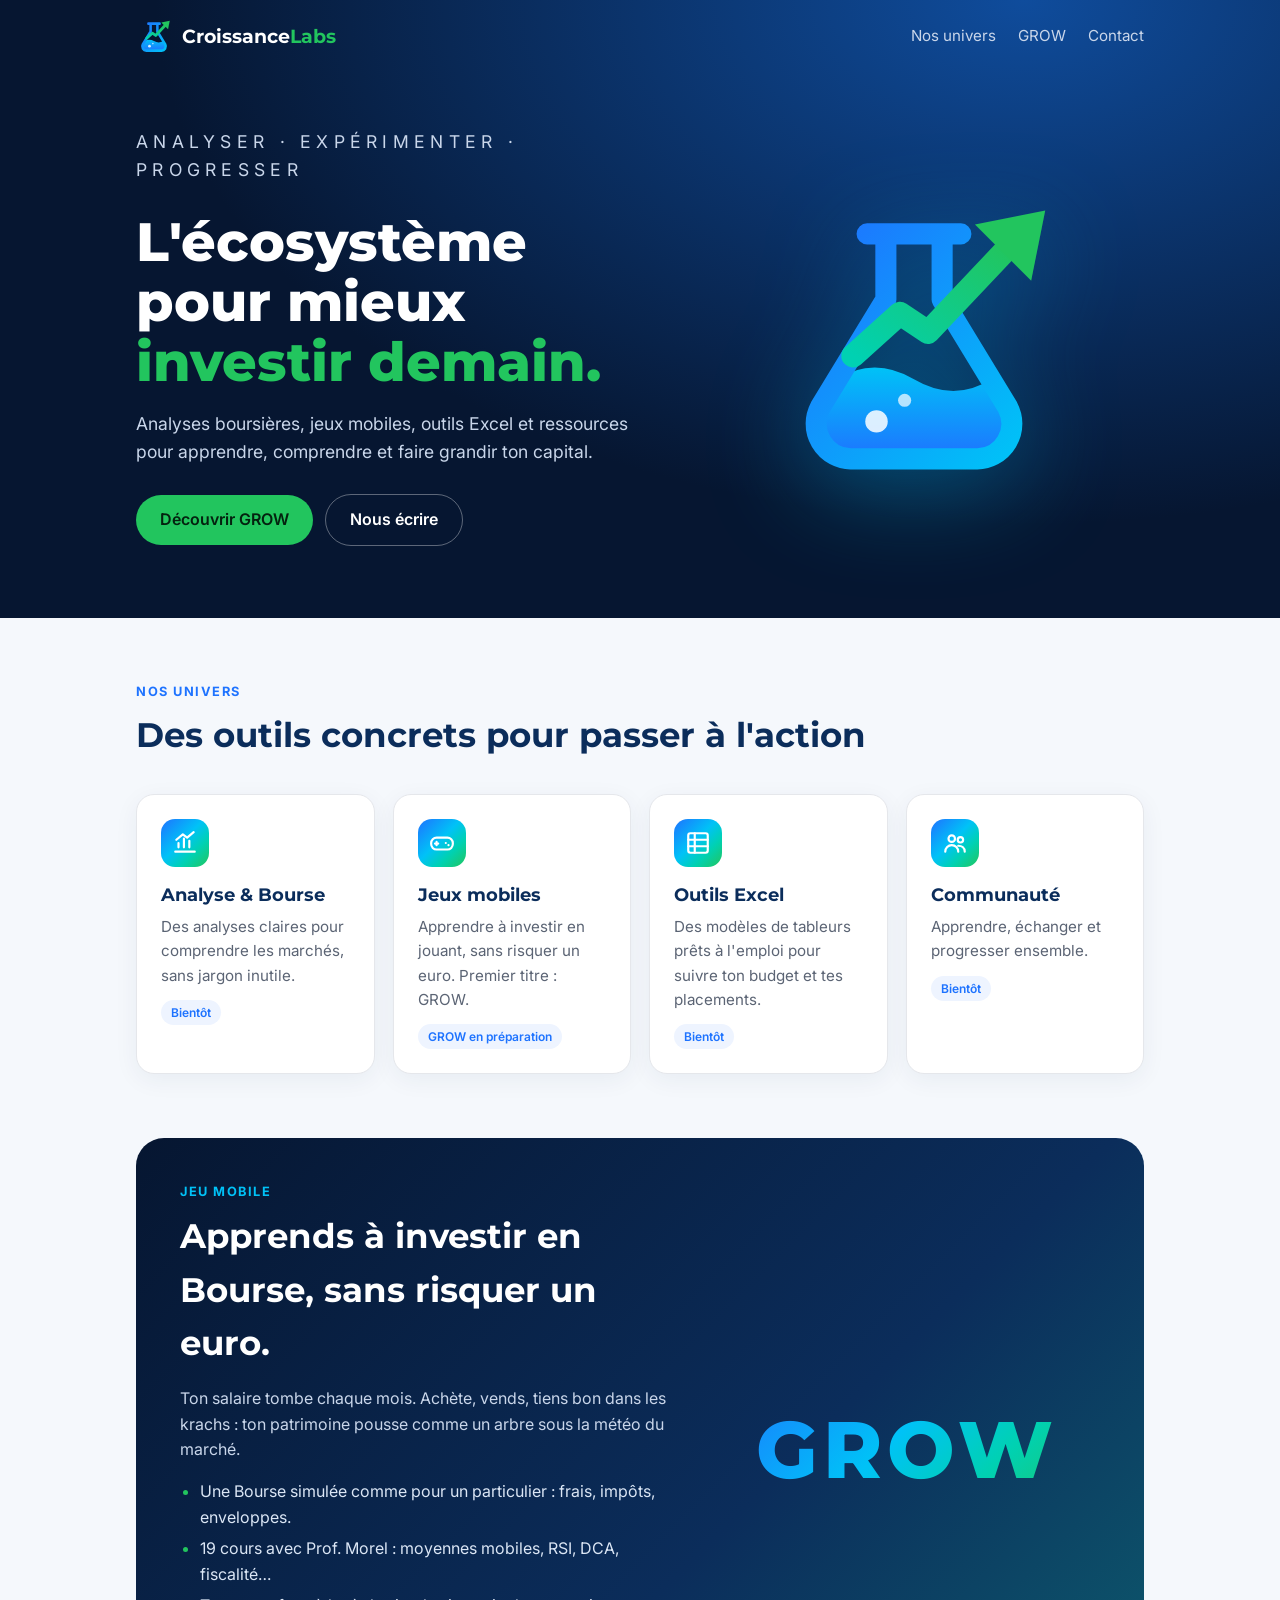
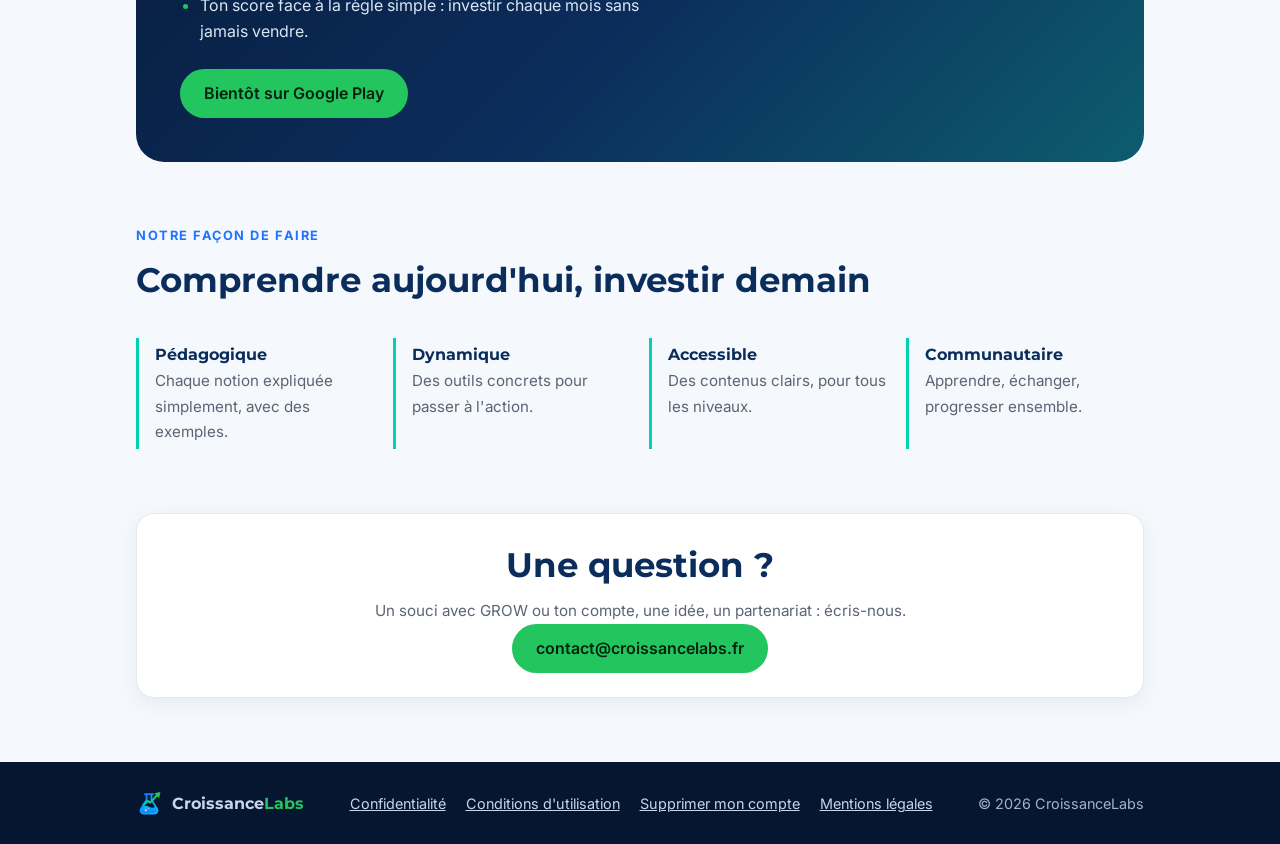
<file: index.html>
<!DOCTYPE html>
<html lang="fr">
<head>
  <meta charset="utf-8">
  <meta name="viewport" content="width=device-width, initial-scale=1">
  <title>CroissanceLabs — l'écosystème pour mieux investir demain</title>
  <meta name="description" content="CroissanceLabs : analyses boursières, jeux mobiles éducatifs comme GROW et outils Excel pour comprendre la Bourse et faire grandir ton capital.">
  <link rel="icon" href="logo.svg" type="image/svg+xml">
  <link rel="preconnect" href="https://fonts.googleapis.com">
  <link rel="preconnect" href="https://fonts.gstatic.com" crossorigin>
  <link href="https://fonts.googleapis.com/css2?family=Inter:wght@400;600&family=Montserrat:wght@700;800&display=swap" rel="stylesheet">
  <link rel="stylesheet" href="style.css">
</head>
<body>
  <div class="bandeau">
    <div class="page">
      <header class="site">
        <a class="marque" href="./"><img src="logo.svg" alt=""><b>Croissance<span>Labs</span></b></a>
        <nav>
          <a href="#univers">Nos univers</a>
          <a href="#grow">GROW</a>
          <a href="#contact">Contact</a>
        </nav>
      </header>

      <section class="hero">
        <div>
          <p class="devise">Analyser · Expérimenter · Progresser</p>
          <h1>L'écosystème pour mieux <em>investir demain.</em></h1>
          <p>Analyses boursières, jeux mobiles, outils Excel et ressources pour apprendre,
            comprendre et faire grandir ton capital.</p>
          <a class="bouton" href="#grow">Découvrir GROW</a>
          <a class="bouton fantome" href="#contact">Nous écrire</a>
        </div>
        <div class="visuel"><img src="logo.svg" alt="Logo CroissanceLabs"></div>
      </section>
    </div>
  </div>

  <main>
    <section class="bloc" id="univers">
      <div class="page">
        <p class="surtitre">Nos univers</p>
        <h2>Des outils concrets pour passer à l'action</h2>
        <div class="grille">
          <div class="carte">
            <div class="pastille"><svg viewBox="0 0 24 24" fill="none" stroke="currentColor" stroke-width="2" stroke-linecap="round" stroke-linejoin="round"><path d="M3 20h18M6 16v-4M11 16V8M16 16v-6M4 9l6-5 4 3 6-5"/></svg></div>
            <h3>Analyse &amp; Bourse</h3>
            <p>Des analyses claires pour comprendre les marchés, sans jargon inutile.</p>
            <span class="etiquette">Bientôt</span>
          </div>
          <div class="carte">
            <div class="pastille"><svg viewBox="0 0 24 24" fill="none" stroke="currentColor" stroke-width="2" stroke-linecap="round" stroke-linejoin="round"><rect x="2" y="7" width="20" height="11" rx="5"/><path d="M7 11v3M5.5 12.5h3M15.5 12h.01M18 14h.01"/></svg></div>
            <h3>Jeux mobiles</h3>
            <p>Apprendre à investir en jouant, sans risquer un euro. Premier titre : GROW.</p>
            <span class="etiquette">GROW en préparation</span>
          </div>
          <div class="carte">
            <div class="pastille"><svg viewBox="0 0 24 24" fill="none" stroke="currentColor" stroke-width="2" stroke-linecap="round" stroke-linejoin="round"><rect x="3" y="3" width="18" height="18" rx="2"/><path d="M3 9h18M3 15h18M9 3v18"/></svg></div>
            <h3>Outils Excel</h3>
            <p>Des modèles de tableurs prêts à l'emploi pour suivre ton budget et tes placements.</p>
            <span class="etiquette">Bientôt</span>
          </div>
          <div class="carte">
            <div class="pastille"><svg viewBox="0 0 24 24" fill="none" stroke="currentColor" stroke-width="2" stroke-linecap="round" stroke-linejoin="round"><circle cx="9" cy="8" r="3"/><circle cx="17" cy="9" r="2.5"/><path d="M3 20c0-3.3 2.7-6 6-6s6 2.7 6 6M15 14.5c3 0 6 1.8 6 5.5"/></svg></div>
            <h3>Communauté</h3>
            <p>Apprendre, échanger et progresser ensemble.</p>
            <span class="etiquette">Bientôt</span>
          </div>
        </div>
      </div>
    </section>

    <section class="bloc" id="grow" style="padding-top:0">
      <div class="page">
        <div class="grow">
          <div>
            <p class="surtitre" style="color:var(--bleu-clair)">Jeu mobile</p>
            <h2>Apprends à investir en Bourse, sans risquer un euro.</h2>
            <p>Ton salaire tombe chaque mois. Achète, vends, tiens bon dans les krachs :
              ton patrimoine pousse comme un arbre sous la météo du marché.</p>
            <ul>
              <li>Une Bourse simulée comme pour un particulier : frais, impôts, enveloppes.</li>
              <li>19 cours avec Prof. Morel : moyennes mobiles, RSI, DCA, fiscalité…</li>
              <li>Ton score face à la règle simple : investir chaque mois sans jamais vendre.</li>
            </ul>
            <span class="bouton" style="cursor:default">Bientôt sur Google Play</span>
          </div>
          <p class="logo-grow">GROW</p>
        </div>
      </div>
    </section>

    <section class="bloc" style="padding-top:0">
      <div class="page">
        <p class="surtitre">Notre façon de faire</p>
        <h2>Comprendre aujourd'hui, investir demain</h2>
        <div class="valeurs">
          <div><strong>Pédagogique</strong><span>Chaque notion expliquée simplement, avec des exemples.</span></div>
          <div><strong>Dynamique</strong><span>Des outils concrets pour passer à l'action.</span></div>
          <div><strong>Accessible</strong><span>Des contenus clairs, pour tous les niveaux.</span></div>
          <div><strong>Communautaire</strong><span>Apprendre, échanger, progresser ensemble.</span></div>
        </div>
      </div>
    </section>

    <section class="bloc contact" id="contact" style="padding-top:0">
      <div class="page">
        <div class="carte">
          <h2 style="margin-bottom:8px">Une question ?</h2>
          <p>Un souci avec GROW ou ton compte, une idée, un partenariat : écris-nous.</p>
          <a class="bouton" href="mailto:contact@croissancelabs.fr">contact@croissancelabs.fr</a>
        </div>
      </div>
    </section>
  </main>

  <footer class="site">
    <div class="page">
      <a class="marque" href="./"><img src="logo.svg" alt=""><b>Croissance<span>Labs</span></b></a>
      <div>
        <a href="confidentialite.html">Confidentialité</a>
        <a href="conditions.html">Conditions d'utilisation</a>
        <a href="suppression-compte.html">Supprimer mon compte</a>
        <a href="mentions-legales.html">Mentions légales</a>
      </div>
      <span>© 2026 CroissanceLabs</span>
    </div>
  </footer>
</body>
</html>
</file>
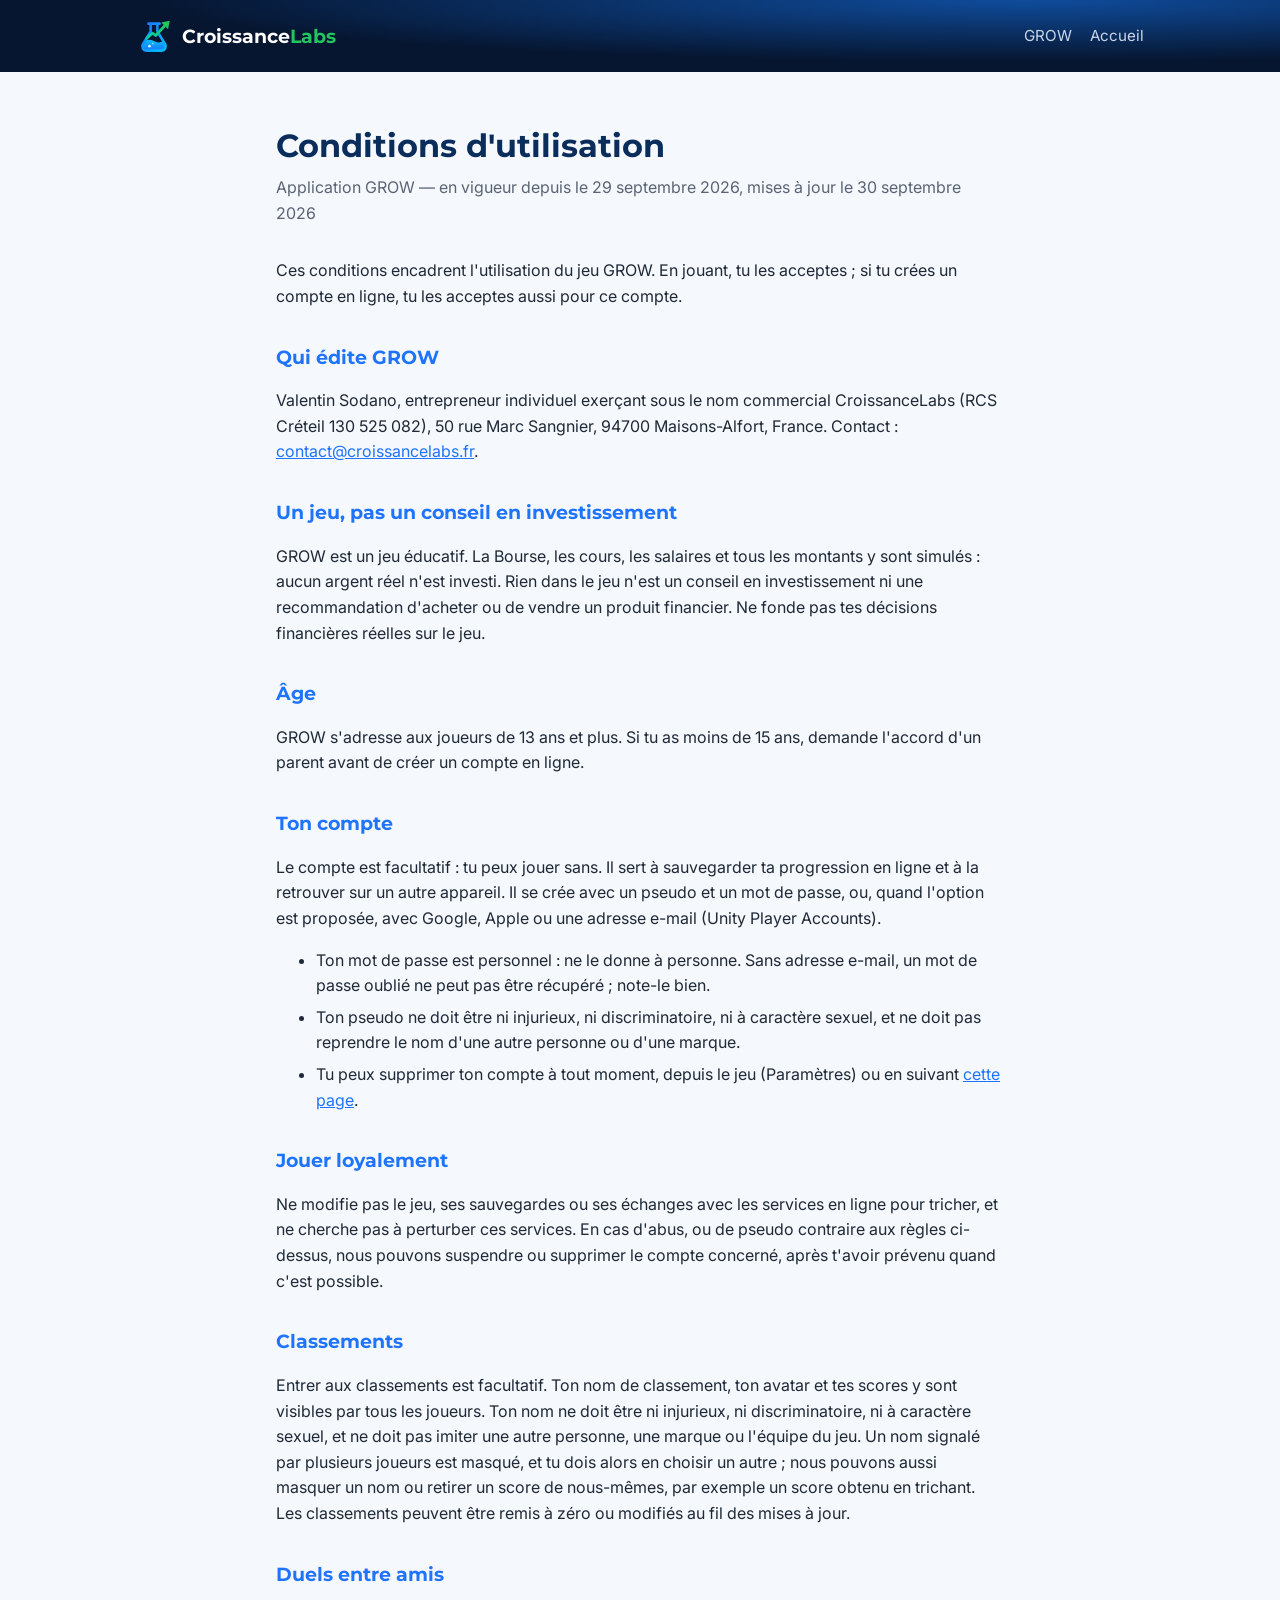
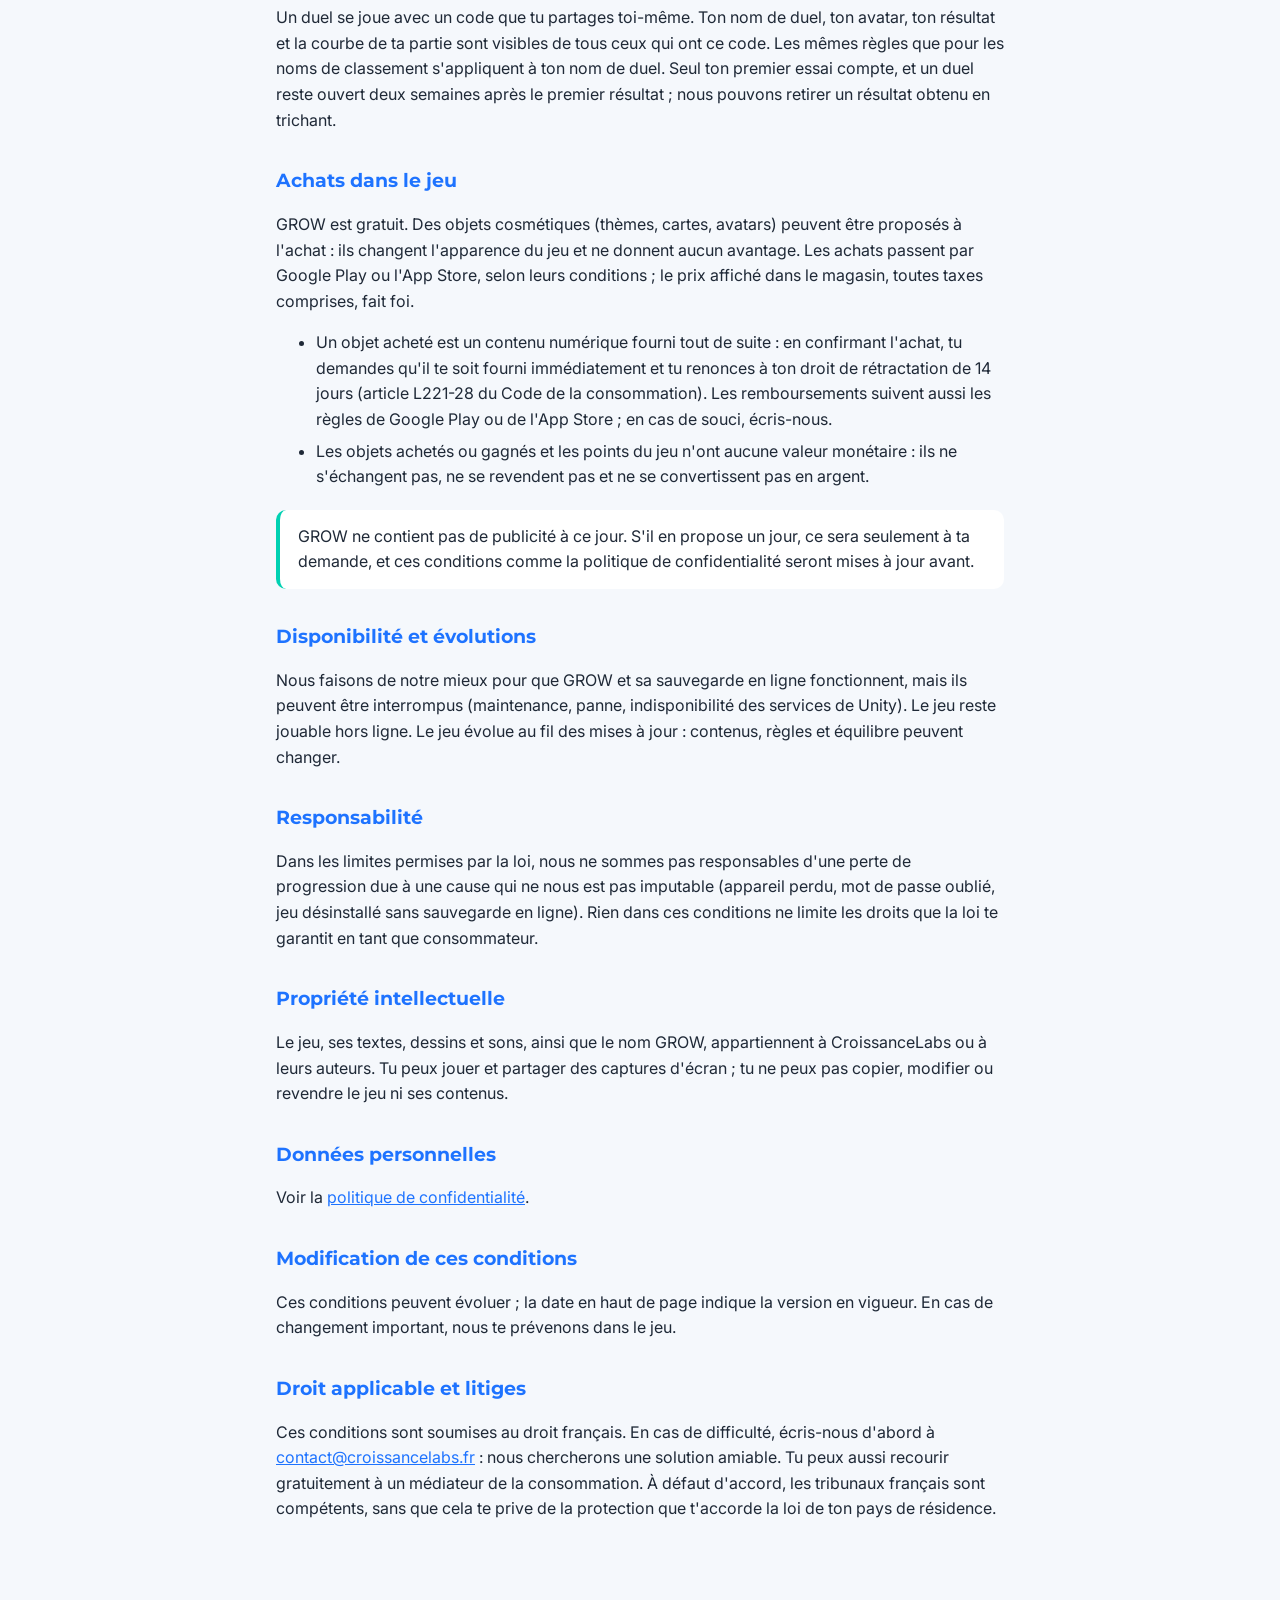
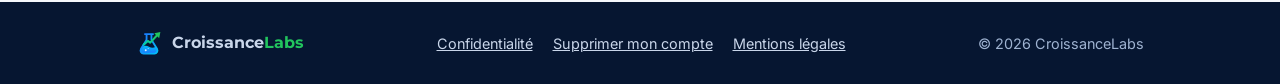
<file: conditions.html>
<!DOCTYPE html>
<html lang="fr">
<head>
  <meta charset="utf-8">
  <meta name="viewport" content="width=device-width, initial-scale=1">
  <title>Conditions d'utilisation — GROW | CroissanceLabs</title>
  <link rel="icon" href="logo.svg" type="image/svg+xml">
  <link href="https://fonts.googleapis.com/css2?family=Inter:wght@400;600&family=Montserrat:wght@700;800&display=swap" rel="stylesheet">
  <link rel="stylesheet" href="style.css">
</head>
<body>
  <div class="bandeau">
    <div class="page">
      <header class="site">
        <a class="marque" href="./"><img src="logo.svg" alt=""><b>Croissance<span>Labs</span></b></a>
        <nav><a href="./#grow">GROW</a><a href="./">Accueil</a></nav>
      </header>
    </div>
  </div>

  <main class="texte">
    <h1>Conditions d'utilisation</h1>
    <p class="maj">Application GROW — en vigueur depuis le 29 septembre 2026, mises à jour le 30 septembre 2026</p>

    <p>Ces conditions encadrent l'utilisation du jeu GROW. En jouant, tu les acceptes ; si tu
      crées un compte en ligne, tu les acceptes aussi pour ce compte.</p>

    <h2>Qui édite GROW</h2>
    <p>Valentin Sodano, entrepreneur individuel exerçant sous le nom commercial CroissanceLabs
      (RCS Créteil 130 525 082), 50 rue Marc Sangnier, 94700 Maisons-Alfort, France.
      Contact : <a href="mailto:contact@croissancelabs.fr">contact@croissancelabs.fr</a>.</p>

    <h2>Un jeu, pas un conseil en investissement</h2>
    <p>GROW est un jeu éducatif. La Bourse, les cours, les salaires et tous les montants y sont
      simulés : aucun argent réel n'est investi. Rien dans le jeu n'est un conseil en
      investissement ni une recommandation d'acheter ou de vendre un produit financier. Ne
      fonde pas tes décisions financières réelles sur le jeu.</p>

    <h2>Âge</h2>
    <p>GROW s'adresse aux joueurs de 13 ans et plus. Si tu as moins de 15 ans, demande
      l'accord d'un parent avant de créer un compte en ligne.</p>

    <h2>Ton compte</h2>
    <p>Le compte est facultatif : tu peux jouer sans. Il sert à sauvegarder ta progression en
      ligne et à la retrouver sur un autre appareil. Il se crée avec un pseudo et un mot de
      passe, ou, quand l'option est proposée, avec Google, Apple ou une adresse e-mail
      (Unity Player Accounts).</p>
    <ul>
      <li>Ton mot de passe est personnel : ne le donne à personne. Sans adresse e-mail, un
        mot de passe oublié ne peut pas être récupéré ; note-le bien.</li>
      <li>Ton pseudo ne doit être ni injurieux, ni discriminatoire, ni à caractère sexuel, et
        ne doit pas reprendre le nom d'une autre personne ou d'une marque.</li>
      <li>Tu peux supprimer ton compte à tout moment, depuis le jeu (Paramètres) ou en suivant
        <a href="suppression-compte.html">cette page</a>.</li>
    </ul>

    <h2>Jouer loyalement</h2>
    <p>Ne modifie pas le jeu, ses sauvegardes ou ses échanges avec les services en ligne pour
      tricher, et ne cherche pas à perturber ces services. En cas d'abus, ou de pseudo contraire
      aux règles ci-dessus, nous pouvons suspendre ou supprimer le compte concerné, après t'avoir
      prévenu quand c'est possible.</p>

    <h2>Classements</h2>
    <p>Entrer aux classements est facultatif. Ton nom de classement, ton avatar et tes scores y
      sont visibles par tous les joueurs. Ton nom ne doit être ni injurieux, ni discriminatoire, ni
      à caractère sexuel, et ne doit pas imiter une autre personne, une marque ou l'équipe du jeu.
      Un nom signalé par plusieurs joueurs est masqué, et tu dois alors en choisir un autre ; nous
      pouvons aussi masquer un nom ou retirer un score de nous-mêmes, par exemple un score obtenu
      en trichant. Les classements peuvent être remis à zéro ou modifiés au fil des mises à jour.</p>

    <h2>Duels entre amis</h2>
    <p>Un duel se joue avec un code que tu partages toi-même. Ton nom de duel, ton avatar, ton
      résultat et la courbe de ta partie sont visibles de tous ceux qui ont ce code. Les mêmes
      règles que pour les noms de classement s'appliquent à ton nom de duel. Seul ton premier essai
      compte, et un duel reste ouvert deux semaines après le premier résultat ; nous pouvons retirer
      un résultat obtenu en trichant.</p>

    <h2>Achats dans le jeu</h2>
    <p>GROW est gratuit. Des objets cosmétiques (thèmes, cartes, avatars) peuvent être proposés
      à l'achat : ils changent l'apparence du jeu et ne donnent aucun avantage. Les achats
      passent par Google Play ou l'App Store, selon leurs conditions ; le prix affiché dans le
      magasin, toutes taxes comprises, fait foi.</p>
    <ul>
      <li>Un objet acheté est un contenu numérique fourni tout de suite : en confirmant l'achat,
        tu demandes qu'il te soit fourni immédiatement et tu renonces à ton droit de rétractation
        de 14 jours (article L221-28 du Code de la consommation). Les remboursements suivent
        aussi les règles de Google Play ou de l'App Store ; en cas de souci, écris-nous.</li>
      <li>Les objets achetés ou gagnés et les points du jeu n'ont aucune valeur monétaire : ils
        ne s'échangent pas, ne se revendent pas et ne se convertissent pas en argent.</li>
    </ul>

    <div class="encadre">
      GROW ne contient pas de publicité à ce jour. S'il en propose un jour, ce sera seulement à
      ta demande, et ces conditions comme la politique de confidentialité seront mises à jour
      avant.
    </div>

    <h2>Disponibilité et évolutions</h2>
    <p>Nous faisons de notre mieux pour que GROW et sa sauvegarde en ligne fonctionnent, mais ils
      peuvent être interrompus (maintenance, panne, indisponibilité des services de Unity). Le jeu
      reste jouable hors ligne. Le jeu évolue au fil des mises à jour : contenus, règles et
      équilibre peuvent changer.</p>

    <h2>Responsabilité</h2>
    <p>Dans les limites permises par la loi, nous ne sommes pas responsables d'une perte de
      progression due à une cause qui ne nous est pas imputable (appareil perdu, mot de passe
      oublié, jeu désinstallé sans sauvegarde en ligne). Rien dans ces conditions ne limite les
      droits que la loi te garantit en tant que consommateur.</p>

    <h2>Propriété intellectuelle</h2>
    <p>Le jeu, ses textes, dessins et sons, ainsi que le nom GROW, appartiennent à CroissanceLabs
      ou à leurs auteurs. Tu peux jouer et partager des captures d'écran ; tu ne peux pas copier,
      modifier ou revendre le jeu ni ses contenus.</p>

    <h2>Données personnelles</h2>
    <p>Voir la <a href="confidentialite.html">politique de confidentialité</a>.</p>

    <h2>Modification de ces conditions</h2>
    <p>Ces conditions peuvent évoluer ; la date en haut de page indique la version en vigueur.
      En cas de changement important, nous te prévenons dans le jeu.</p>

    <h2>Droit applicable et litiges</h2>
    <p>Ces conditions sont soumises au droit français. En cas de difficulté, écris-nous d'abord à
      <a href="mailto:contact@croissancelabs.fr">contact@croissancelabs.fr</a> : nous chercherons
      une solution amiable. Tu peux aussi recourir gratuitement à un médiateur de la consommation.
      À défaut d'accord, les tribunaux français sont compétents, sans que cela te prive de la
      protection que t'accorde la loi de ton pays de résidence.</p>
  </main>

  <footer class="site">
    <div class="page">
      <a class="marque" href="./"><img src="logo.svg" alt=""><b>Croissance<span>Labs</span></b></a>
      <div>
        <a href="confidentialite.html">Confidentialité</a>
        <a href="suppression-compte.html">Supprimer mon compte</a>
        <a href="mentions-legales.html">Mentions légales</a>
      </div>
      <span>© 2026 CroissanceLabs</span>
    </div>
  </footer>
</body>
</html>
</file>
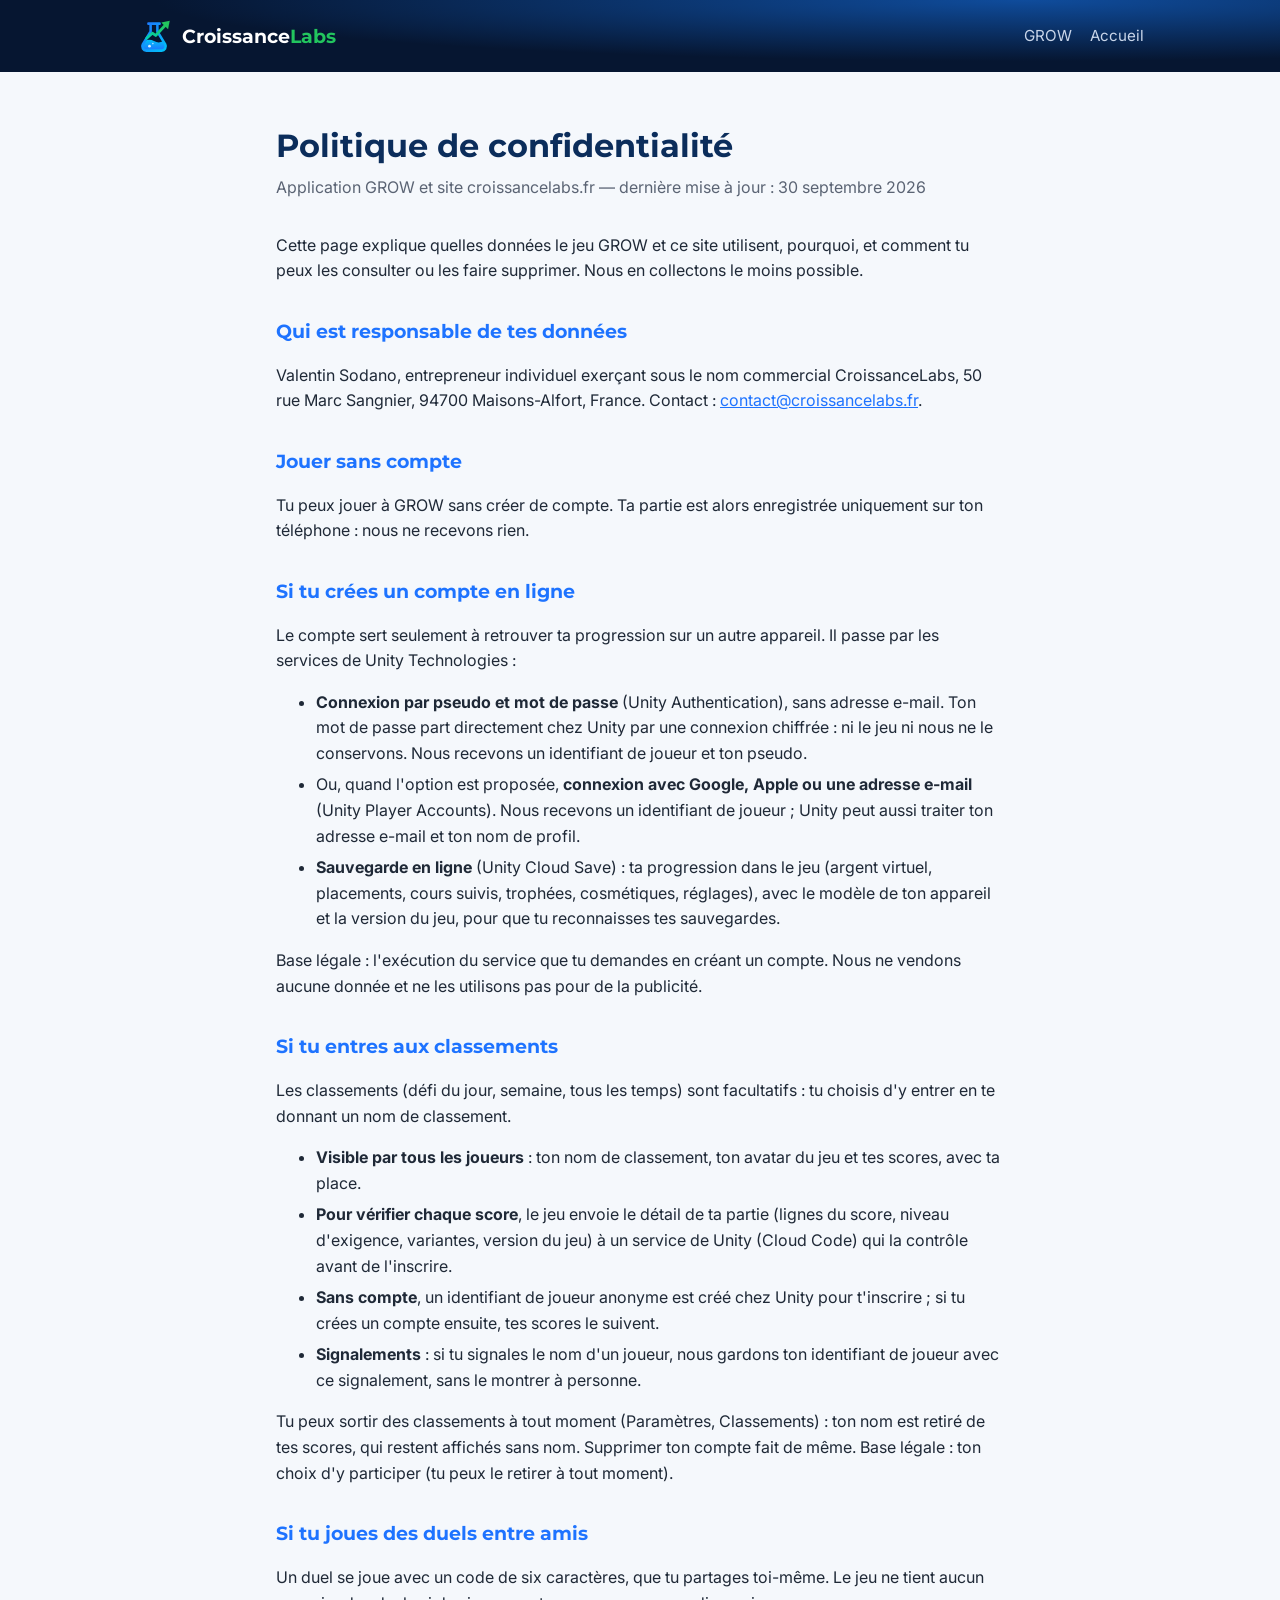
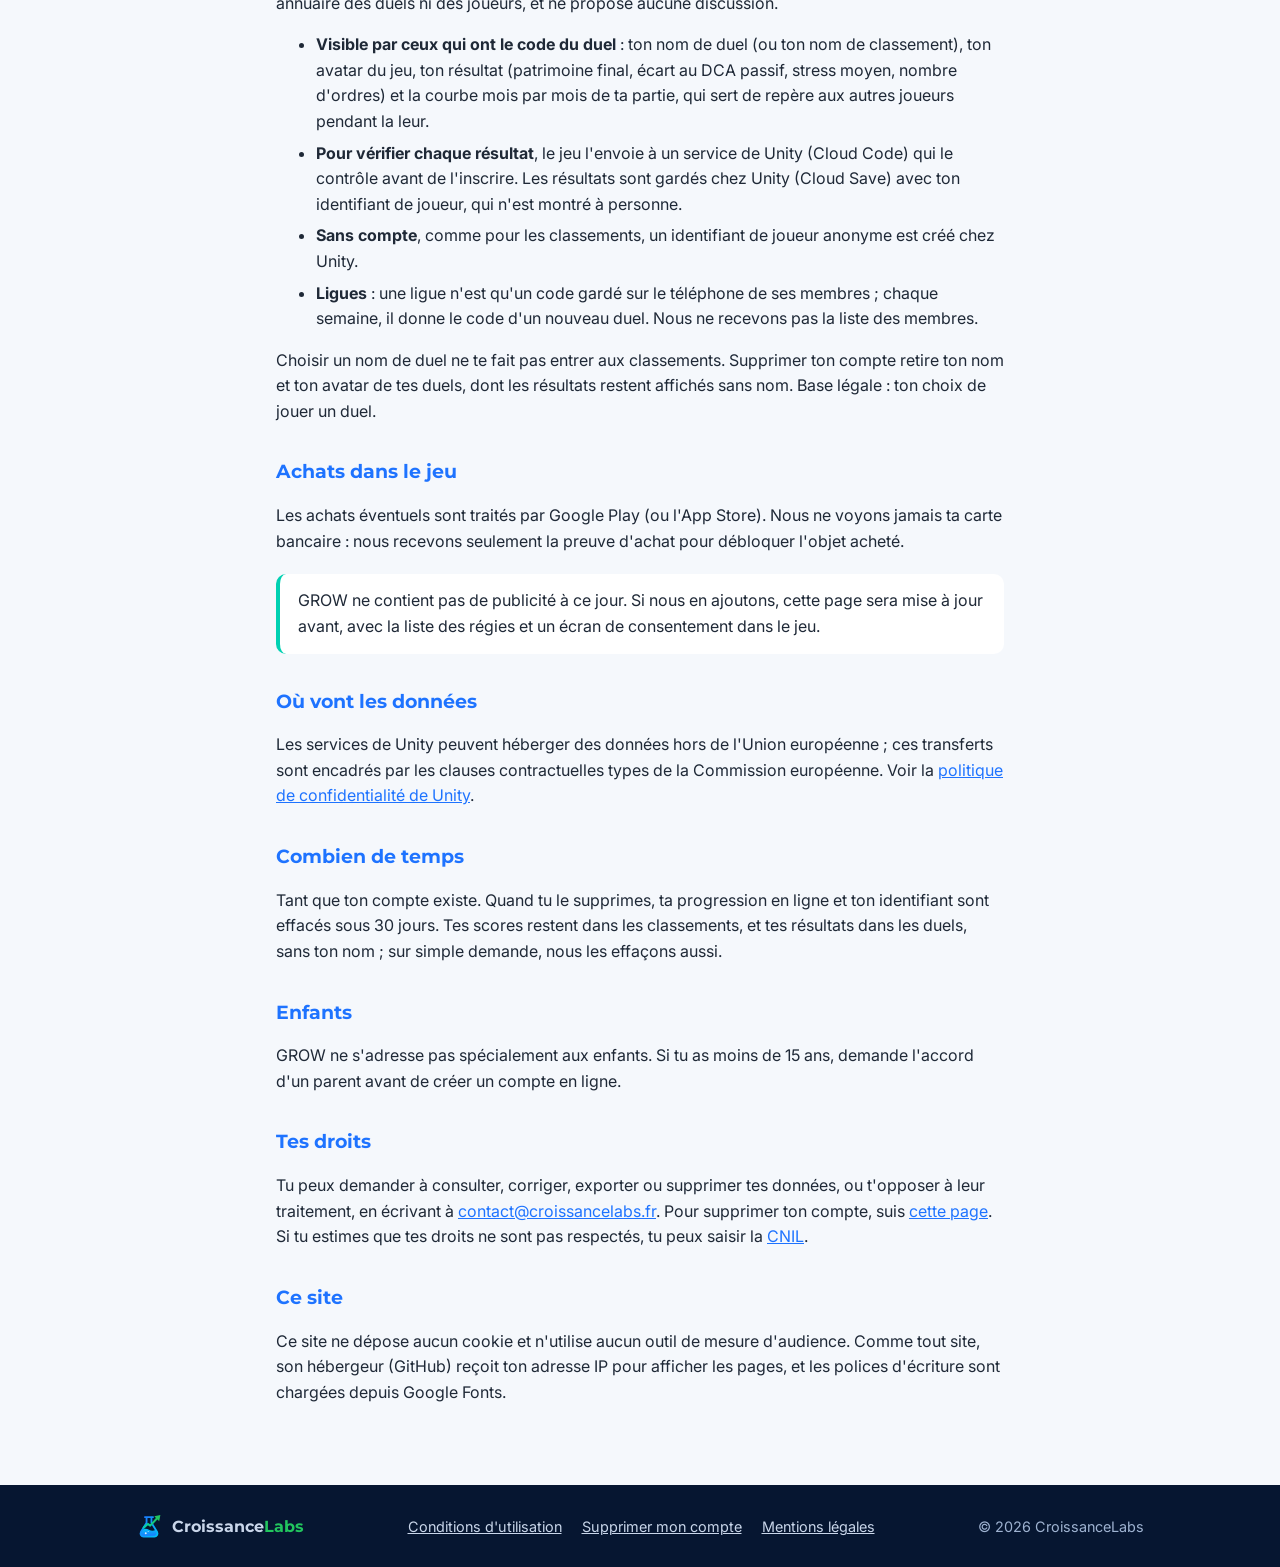
<file: confidentialite.html>
<!DOCTYPE html>
<html lang="fr">
<head>
  <meta charset="utf-8">
  <meta name="viewport" content="width=device-width, initial-scale=1">
  <title>Politique de confidentialité — GROW | CroissanceLabs</title>
  <link rel="icon" href="logo.svg" type="image/svg+xml">
  <link href="https://fonts.googleapis.com/css2?family=Inter:wght@400;600&family=Montserrat:wght@700;800&display=swap" rel="stylesheet">
  <link rel="stylesheet" href="style.css">
</head>
<body>
  <div class="bandeau">
    <div class="page">
      <header class="site">
        <a class="marque" href="./"><img src="logo.svg" alt=""><b>Croissance<span>Labs</span></b></a>
        <nav><a href="./#grow">GROW</a><a href="./">Accueil</a></nav>
      </header>
    </div>
  </div>

  <main class="texte">
    <h1>Politique de confidentialité</h1>
    <p class="maj">Application GROW et site croissancelabs.fr — dernière mise à jour : 30 septembre 2026</p>

    <p>Cette page explique quelles données le jeu GROW et ce site utilisent, pourquoi, et comment
      tu peux les consulter ou les faire supprimer. Nous en collectons le moins possible.</p>

    <h2>Qui est responsable de tes données</h2>
    <p>Valentin Sodano, entrepreneur individuel exerçant sous le nom commercial CroissanceLabs,
      50 rue Marc Sangnier, 94700 Maisons-Alfort, France.
      Contact : <a href="mailto:contact@croissancelabs.fr">contact@croissancelabs.fr</a>.</p>

    <h2>Jouer sans compte</h2>
    <p>Tu peux jouer à GROW sans créer de compte. Ta partie est alors enregistrée uniquement sur
      ton téléphone : nous ne recevons rien.</p>

    <h2>Si tu crées un compte en ligne</h2>
    <p>Le compte sert seulement à retrouver ta progression sur un autre appareil. Il passe par
      les services de Unity Technologies :</p>
    <ul>
      <li><strong>Connexion par pseudo et mot de passe</strong> (Unity Authentication), sans
        adresse e-mail. Ton mot de passe part directement chez Unity par une connexion chiffrée :
        ni le jeu ni nous ne le conservons. Nous recevons un identifiant de joueur et ton pseudo.</li>
      <li>Ou, quand l'option est proposée, <strong>connexion avec Google, Apple ou une adresse
        e-mail</strong> (Unity Player Accounts). Nous recevons un identifiant de joueur ; Unity
        peut aussi traiter ton adresse e-mail et ton nom de profil.</li>
      <li><strong>Sauvegarde en ligne</strong> (Unity Cloud Save) : ta progression dans le jeu
        (argent virtuel, placements, cours suivis, trophées, cosmétiques, réglages), avec le
        modèle de ton appareil et la version du jeu, pour que tu reconnaisses tes sauvegardes.</li>
    </ul>
    <p>Base légale : l'exécution du service que tu demandes en créant un compte.
      Nous ne vendons aucune donnée et ne les utilisons pas pour de la publicité.</p>

    <h2>Si tu entres aux classements</h2>
    <p>Les classements (défi du jour, semaine, tous les temps) sont facultatifs : tu choisis d'y
      entrer en te donnant un nom de classement.</p>
    <ul>
      <li><strong>Visible par tous les joueurs</strong> : ton nom de classement, ton avatar du jeu
        et tes scores, avec ta place.</li>
      <li><strong>Pour vérifier chaque score</strong>, le jeu envoie le détail de ta partie (lignes
        du score, niveau d'exigence, variantes, version du jeu) à un service de Unity (Cloud Code)
        qui la contrôle avant de l'inscrire.</li>
      <li><strong>Sans compte</strong>, un identifiant de joueur anonyme est créé chez Unity pour
        t'inscrire ; si tu crées un compte ensuite, tes scores le suivent.</li>
      <li><strong>Signalements</strong> : si tu signales le nom d'un joueur, nous gardons ton
        identifiant de joueur avec ce signalement, sans le montrer à personne.</li>
    </ul>
    <p>Tu peux sortir des classements à tout moment (Paramètres, Classements) : ton nom est
      retiré de tes scores, qui restent affichés sans nom. Supprimer ton compte fait de même.
      Base légale : ton choix d'y participer (tu peux le retirer à tout moment).</p>

    <h2>Si tu joues des duels entre amis</h2>
    <p>Un duel se joue avec un code de six caractères, que tu partages toi-même. Le jeu ne tient
      aucun annuaire des duels ni des joueurs, et ne propose aucune discussion.</p>
    <ul>
      <li><strong>Visible par ceux qui ont le code du duel</strong> : ton nom de duel (ou ton nom de
        classement), ton avatar du jeu, ton résultat (patrimoine final, écart au DCA passif, stress
        moyen, nombre d'ordres) et la courbe mois par mois de ta partie, qui sert de repère aux
        autres joueurs pendant la leur.</li>
      <li><strong>Pour vérifier chaque résultat</strong>, le jeu l'envoie à un service de Unity
        (Cloud Code) qui le contrôle avant de l'inscrire. Les résultats sont gardés chez Unity
        (Cloud Save) avec ton identifiant de joueur, qui n'est montré à personne.</li>
      <li><strong>Sans compte</strong>, comme pour les classements, un identifiant de joueur anonyme
        est créé chez Unity.</li>
      <li><strong>Ligues</strong> : une ligue n'est qu'un code gardé sur le téléphone de ses membres ;
        chaque semaine, il donne le code d'un nouveau duel. Nous ne recevons pas la liste des membres.</li>
    </ul>
    <p>Choisir un nom de duel ne te fait pas entrer aux classements. Supprimer ton compte retire ton
      nom et ton avatar de tes duels, dont les résultats restent affichés sans nom. Base légale : ton
      choix de jouer un duel.</p>

    <h2>Achats dans le jeu</h2>
    <p>Les achats éventuels sont traités par Google Play (ou l'App Store). Nous ne voyons
      jamais ta carte bancaire : nous recevons seulement la preuve d'achat pour débloquer
      l'objet acheté.</p>

    <div class="encadre">
      GROW ne contient pas de publicité à ce jour. Si nous en ajoutons, cette page sera mise
      à jour avant, avec la liste des régies et un écran de consentement dans le jeu.
    </div>

    <h2>Où vont les données</h2>
    <p>Les services de Unity peuvent héberger des données hors de l'Union européenne ; ces
      transferts sont encadrés par les clauses contractuelles types de la Commission européenne.
      Voir la <a href="https://unity.com/legal/game-player-and-app-user-privacy-policy">politique
      de confidentialité de Unity</a>.</p>

    <h2>Combien de temps</h2>
    <p>Tant que ton compte existe. Quand tu le supprimes, ta progression en ligne et ton
      identifiant sont effacés sous 30 jours. Tes scores restent dans les classements, et tes
      résultats dans les duels, sans ton nom ; sur simple demande, nous les effaçons aussi.</p>

    <h2>Enfants</h2>
    <p>GROW ne s'adresse pas spécialement aux enfants. Si tu as moins de 15 ans, demande
      l'accord d'un parent avant de créer un compte en ligne.</p>

    <h2>Tes droits</h2>
    <p>Tu peux demander à consulter, corriger, exporter ou supprimer tes données, ou t'opposer
      à leur traitement, en écrivant à <a href="mailto:contact@croissancelabs.fr">contact@croissancelabs.fr</a>.
      Pour supprimer ton compte, suis <a href="suppression-compte.html">cette page</a>.
      Si tu estimes que tes droits ne sont pas respectés, tu peux saisir la
      <a href="https://www.cnil.fr/fr/plaintes">CNIL</a>.</p>

    <h2>Ce site</h2>
    <p>Ce site ne dépose aucun cookie et n'utilise aucun outil de mesure d'audience. Comme tout
      site, son hébergeur (GitHub) reçoit ton adresse IP pour afficher les pages, et les polices
      d'écriture sont chargées depuis Google Fonts.</p>
  </main>

  <footer class="site">
    <div class="page">
      <a class="marque" href="./"><img src="logo.svg" alt=""><b>Croissance<span>Labs</span></b></a>
      <div>
        <a href="conditions.html">Conditions d'utilisation</a>
        <a href="suppression-compte.html">Supprimer mon compte</a>
        <a href="mentions-legales.html">Mentions légales</a>
      </div>
      <span>© 2026 CroissanceLabs</span>
    </div>
  </footer>
</body>
</html>
</file>
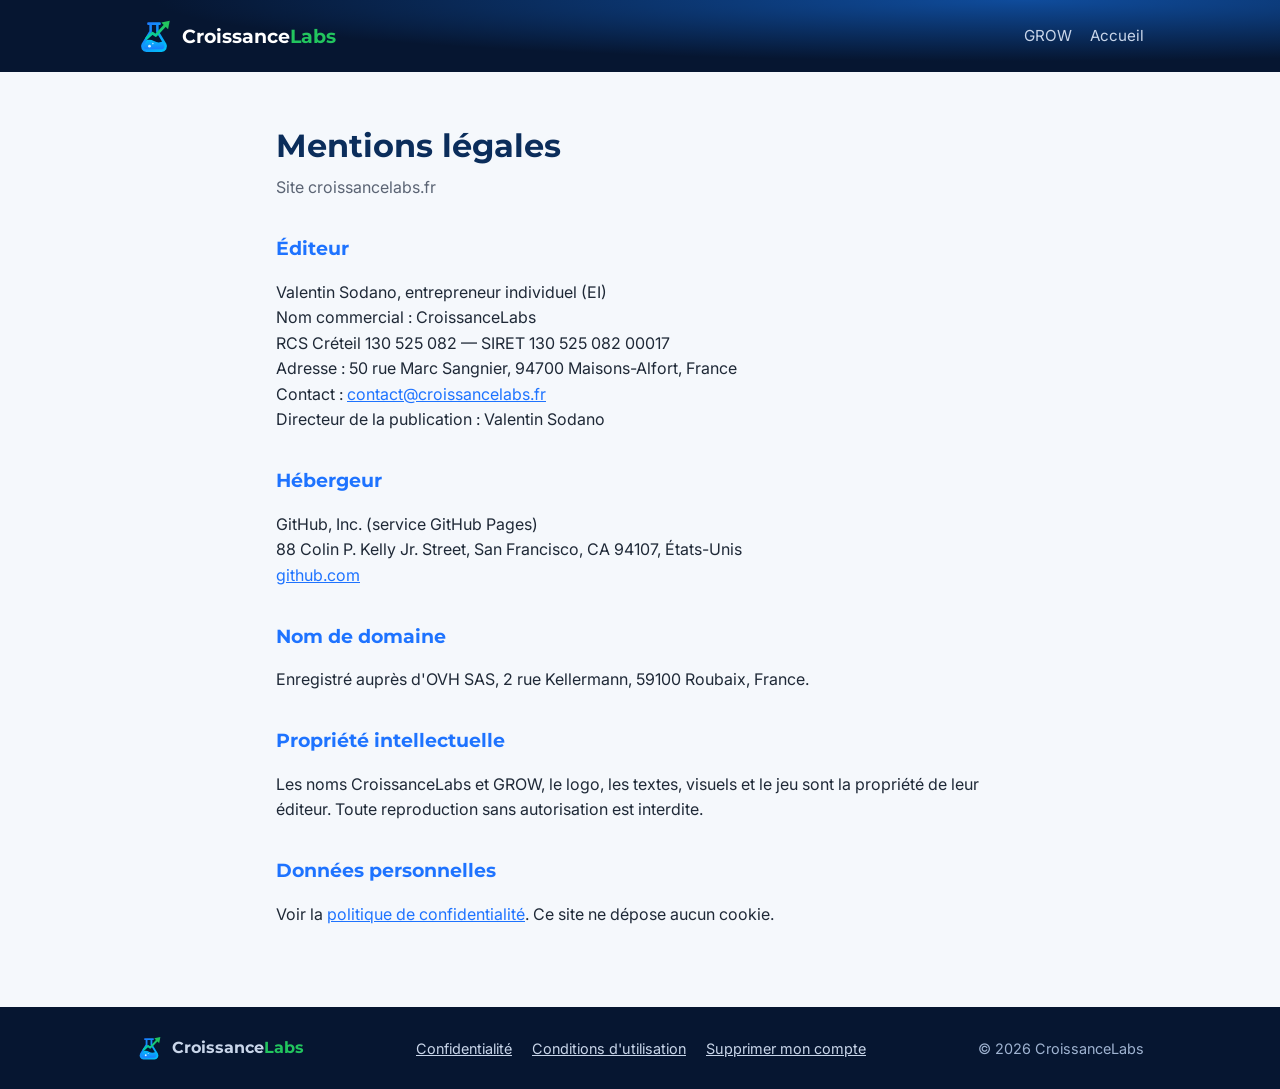
<file: mentions-legales.html>
<!DOCTYPE html>
<html lang="fr">
<head>
  <meta charset="utf-8">
  <meta name="viewport" content="width=device-width, initial-scale=1">
  <title>Mentions légales | CroissanceLabs</title>
  <link rel="icon" href="logo.svg" type="image/svg+xml">
  <link href="https://fonts.googleapis.com/css2?family=Inter:wght@400;600&family=Montserrat:wght@700;800&display=swap" rel="stylesheet">
  <link rel="stylesheet" href="style.css">
</head>
<body>
  <div class="bandeau">
    <div class="page">
      <header class="site">
        <a class="marque" href="./"><img src="logo.svg" alt=""><b>Croissance<span>Labs</span></b></a>
        <nav><a href="./#grow">GROW</a><a href="./">Accueil</a></nav>
      </header>
    </div>
  </div>

  <main class="texte">
    <h1>Mentions légales</h1>
    <p class="maj">Site croissancelabs.fr</p>

    <h2>Éditeur</h2>
    <p>
      Valentin Sodano, entrepreneur individuel (EI)<br>
      Nom commercial : CroissanceLabs<br>
      RCS Créteil 130 525 082 — SIRET 130 525 082 00017<br>
      Adresse : 50 rue Marc Sangnier, 94700 Maisons-Alfort, France<br>
      Contact : <a href="mailto:contact@croissancelabs.fr">contact@croissancelabs.fr</a><br>
      Directeur de la publication : Valentin Sodano
    </p>

    <h2>Hébergeur</h2>
    <p>
      GitHub, Inc. (service GitHub Pages)<br>
      88 Colin P. Kelly Jr. Street, San Francisco, CA 94107, États-Unis<br>
      <a href="https://github.com">github.com</a>
    </p>

    <h2>Nom de domaine</h2>
    <p>Enregistré auprès d'OVH SAS, 2 rue Kellermann, 59100 Roubaix, France.</p>

    <h2>Propriété intellectuelle</h2>
    <p>Les noms CroissanceLabs et GROW, le logo, les textes, visuels et le jeu sont la propriété
      de leur éditeur. Toute reproduction sans autorisation est interdite.</p>

    <h2>Données personnelles</h2>
    <p>Voir la <a href="confidentialite.html">politique de confidentialité</a>.
      Ce site ne dépose aucun cookie.</p>
  </main>

  <footer class="site">
    <div class="page">
      <a class="marque" href="./"><img src="logo.svg" alt=""><b>Croissance<span>Labs</span></b></a>
      <div>
        <a href="confidentialite.html">Confidentialité</a>
        <a href="conditions.html">Conditions d'utilisation</a>
        <a href="suppression-compte.html">Supprimer mon compte</a>
      </div>
      <span>© 2026 CroissanceLabs</span>
    </div>
  </footer>
</body>
</html>
</file>
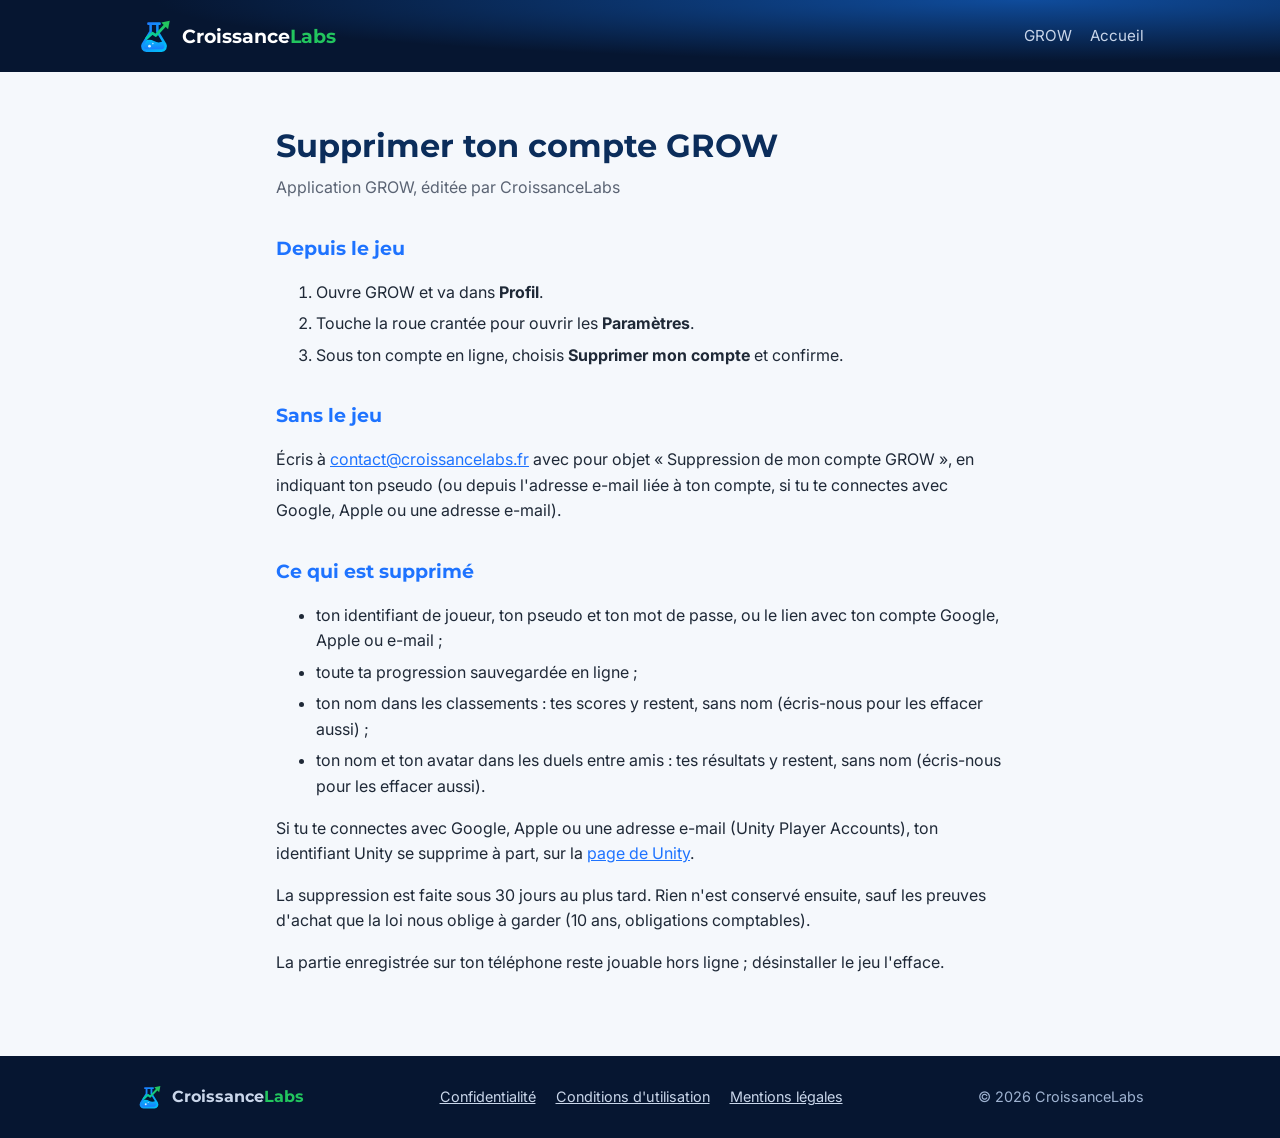
<file: suppression-compte.html>
<!DOCTYPE html>
<html lang="fr">
<head>
  <meta charset="utf-8">
  <meta name="viewport" content="width=device-width, initial-scale=1">
  <title>Supprimer mon compte GROW | CroissanceLabs</title>
  <link rel="icon" href="logo.svg" type="image/svg+xml">
  <link href="https://fonts.googleapis.com/css2?family=Inter:wght@400;600&family=Montserrat:wght@700;800&display=swap" rel="stylesheet">
  <link rel="stylesheet" href="style.css">
</head>
<body>
  <div class="bandeau">
    <div class="page">
      <header class="site">
        <a class="marque" href="./"><img src="logo.svg" alt=""><b>Croissance<span>Labs</span></b></a>
        <nav><a href="./#grow">GROW</a><a href="./">Accueil</a></nav>
      </header>
    </div>
  </div>

  <main class="texte">
    <h1>Supprimer ton compte GROW</h1>
    <p class="maj">Application GROW, éditée par CroissanceLabs</p>

    <h2>Depuis le jeu</h2>
    <ol>
      <li>Ouvre GROW et va dans <strong>Profil</strong>.</li>
      <li>Touche la roue crantée pour ouvrir les <strong>Paramètres</strong>.</li>
      <li>Sous ton compte en ligne, choisis <strong>Supprimer mon compte</strong> et confirme.</li>
    </ol>

    <h2>Sans le jeu</h2>
    <p>Écris à <a href="mailto:contact@croissancelabs.fr?subject=Suppression%20de%20mon%20compte%20GROW">contact@croissancelabs.fr</a>
      avec pour objet « Suppression de mon compte GROW », en indiquant ton pseudo (ou depuis
      l'adresse e-mail liée à ton compte, si tu te connectes avec Google, Apple ou une adresse
      e-mail).</p>

    <h2>Ce qui est supprimé</h2>
    <ul>
      <li>ton identifiant de joueur, ton pseudo et ton mot de passe, ou le lien avec ton compte
        Google, Apple ou e-mail ;</li>
      <li>toute ta progression sauvegardée en ligne ;</li>
      <li>ton nom dans les classements : tes scores y restent, sans nom (écris-nous pour les
        effacer aussi) ;</li>
      <li>ton nom et ton avatar dans les duels entre amis : tes résultats y restent, sans nom
        (écris-nous pour les effacer aussi).</li>
    </ul>
    <p>Si tu te connectes avec Google, Apple ou une adresse e-mail (Unity Player Accounts), ton
      identifiant Unity se supprime à part, sur la
      <a href="https://player-account.unity.com/delete-account">page de Unity</a>.</p>
    <p>La suppression est faite sous 30 jours au plus tard. Rien n'est conservé ensuite,
      sauf les preuves d'achat que la loi nous oblige à garder (10 ans, obligations comptables).</p>
    <p>La partie enregistrée sur ton téléphone reste jouable hors ligne ; désinstaller le jeu l'efface.</p>
  </main>

  <footer class="site">
    <div class="page">
      <a class="marque" href="./"><img src="logo.svg" alt=""><b>Croissance<span>Labs</span></b></a>
      <div>
        <a href="confidentialite.html">Confidentialité</a>
        <a href="conditions.html">Conditions d'utilisation</a>
        <a href="mentions-legales.html">Mentions légales</a>
      </div>
      <span>© 2026 CroissanceLabs</span>
    </div>
  </footer>
</body>
</html>
</file>
<file: style.css>
/* Site CroissanceLabs — charte graphique CroissanceLabs (palette, Montserrat + Inter). */
:root {
  --marine: #0B2D5B;
  --nuit: #061631;
  --bleu: #1E73FF;
  --bleu-clair: #00C2F7;
  --turquoise: #00D1B2;
  --vert: #22C55E;
  --violet: #6366F1;
  --orange: #F59E0B;
  --gris-fonce: #1F2937;
  --gris-clair: #E5E7EB;
  --fond-clair: #F5F8FC;
  --texte-doux: #5B6474;
  --degrade: linear-gradient(135deg, var(--bleu), var(--bleu-clair) 45%, var(--turquoise) 70%, var(--vert));
}

* { box-sizing: border-box; }

body {
  margin: 0;
  background: var(--fond-clair);
  color: var(--gris-fonce);
  font-family: "Inter", system-ui, -apple-system, "Segoe UI", Roboto, sans-serif;
  line-height: 1.6;
}

h1, h2, h3, .marque { font-family: "Montserrat", "Inter", system-ui, sans-serif; }

a { color: var(--bleu); }

.page { max-width: 1040px; margin: 0 auto; padding: 0 16px; }

/* ---------- En-tête ---------- */
.bandeau { background: radial-gradient(ellipse at 80% 0%, #0f4c9c 0%, var(--nuit) 60%); color: #fff; }

header.site {
  display: flex; align-items: center; justify-content: space-between; gap: 16px;
  padding: 18px 0;
}
.marque { display: flex; align-items: center; gap: 10px; color: #fff; text-decoration: none; font-weight: 800; font-size: 1.2rem; }
.marque img { width: 36px; height: 36px; }
.marque span { color: var(--vert); }
header.site nav a { color: #c9d6ea; text-decoration: none; margin-left: 18px; font-size: .95rem; }
header.site nav a:hover { color: #fff; }

/* ---------- Héros ---------- */
.hero { display: grid; grid-template-columns: 1.1fr 1fr; gap: 40px; align-items: center; padding: 56px 0 72px; }
.hero h1 { font-size: clamp(2.2rem, 5.5vw, 3.4rem); line-height: 1.1; margin: 0 0 18px; font-weight: 800; }
.hero h1 em { font-style: normal; color: var(--vert); }
.hero p { color: #c9d6ea; font-size: 1.1rem; margin: 0 0 28px; max-width: 520px; }
.devise { letter-spacing: .3em; font-size: .78rem; color: #9fb3d1; text-transform: uppercase; }
.hero .visuel { display: flex; justify-content: center; }
.hero .visuel img { width: min(300px, 70vw); filter: drop-shadow(0 20px 50px rgba(0, 194, 247, .35)); }

.bouton {
  display: inline-block; padding: 12px 24px; border-radius: 999px; font-weight: 600;
  background: var(--vert); color: #04220f; text-decoration: none;
}
.bouton:hover { filter: brightness(1.08); }
.bouton.fantome { background: transparent; color: #fff; border: 1px solid rgba(255,255,255,.35); margin-left: 8px; }

/* ---------- Sections claires ---------- */
section.bloc { padding: 64px 0; }
.surtitre { color: var(--bleu); font-weight: 700; letter-spacing: .12em; text-transform: uppercase; font-size: .8rem; margin: 0 0 6px; }
section.bloc h2 { font-size: clamp(1.6rem, 3.5vw, 2.1rem); color: var(--marine); margin: 0 0 32px; }

.grille { display: grid; grid-template-columns: repeat(auto-fit, minmax(220px, 1fr)); gap: 18px; }
.carte {
  background: #fff; border: 1px solid var(--gris-clair); border-radius: 18px; padding: 24px;
  box-shadow: 0 6px 24px rgba(11, 45, 91, .06);
}
.carte .pastille {
  width: 48px; height: 48px; border-radius: 14px; display: grid; place-items: center;
  background: var(--degrade); color: #fff; margin-bottom: 14px;
}
.carte .pastille svg { width: 26px; height: 26px; }
.carte h3 { margin: 0 0 6px; color: var(--marine); font-size: 1.1rem; }
.carte p { margin: 0; color: var(--texte-doux); font-size: .95rem; }
.etiquette { display: inline-block; margin-top: 12px; font-size: .75rem; font-weight: 600; padding: 3px 10px; border-radius: 999px; background: #EEF4FF; color: var(--bleu); }

/* ---------- Mise en avant GROW ---------- */
.grow {
  background: linear-gradient(135deg, var(--nuit), var(--marine) 60%, #0d5c6e);
  color: #fff; border-radius: 28px; padding: 44px; display: grid; grid-template-columns: 1.3fr 1fr; gap: 32px; align-items: center;
}
.grow h2 { color: #fff !important; margin-bottom: 12px !important; }
.grow .logo-grow {
  font-family: "Montserrat", sans-serif; font-weight: 800; font-size: clamp(3rem, 9vw, 5rem); letter-spacing: .06em; margin: 0; text-align: center;
  background: var(--degrade); -webkit-background-clip: text; background-clip: text; color: transparent;
}
.grow p { color: #c9d6ea; }
.grow ul { padding-left: 20px; color: #dbe6f5; margin: 0 0 24px; }
.grow li { margin-bottom: 6px; }
.grow li::marker { color: var(--vert); }

/* ---------- Ton ---------- */
.valeurs { display: grid; grid-template-columns: repeat(auto-fit, minmax(200px, 1fr)); gap: 18px; }
.valeurs div { border-left: 3px solid var(--turquoise); padding: 4px 0 4px 16px; }
.valeurs strong { display: block; color: var(--marine); font-family: "Montserrat", sans-serif; }
.valeurs span { color: var(--texte-doux); font-size: .95rem; }

/* ---------- Contact ---------- */
.contact { text-align: center; }
.contact p { color: var(--texte-doux); }

/* ---------- Pages de texte ---------- */
main.texte { max-width: 760px; margin: 0 auto; padding: 48px 16px 64px; }
main.texte h1 { font-size: 2rem; color: var(--marine); margin: 0 0 4px; }
main.texte .maj { color: var(--texte-doux); margin: 0 0 32px; }
main.texte h2 { font-size: 1.2rem; color: var(--bleu); margin: 32px 0 8px; }
main.texte li { margin-bottom: 6px; }
.encadre { background: #fff; border-left: 4px solid var(--turquoise); border-radius: 10px; padding: 14px 18px; margin: 20px 0; }

/* ---------- Pied de page ---------- */
footer.site { background: var(--nuit); color: #9fb3d1; padding: 28px 0; font-size: .9rem; }
footer.site .page { display: flex; flex-wrap: wrap; gap: 12px 24px; align-items: center; justify-content: space-between; }
footer.site a { color: #c9d6ea; margin-right: 16px; }
footer.site .marque { font-size: 1rem; }
footer.site .marque img { width: 26px; height: 26px; }

@media (max-width: 760px) {
  .hero, .grow { grid-template-columns: 1fr; }
  .hero { padding-top: 32px; text-align: center; }
  .hero p { margin-left: auto; margin-right: auto; }
  .hero .visuel { order: -1; }
  .hero .visuel img { width: 140px; }
  .grow { padding: 28px; }
  header.site nav a:first-child { display: none; }
  .bouton.fantome { margin: 10px 0 0; }
}
</file>
